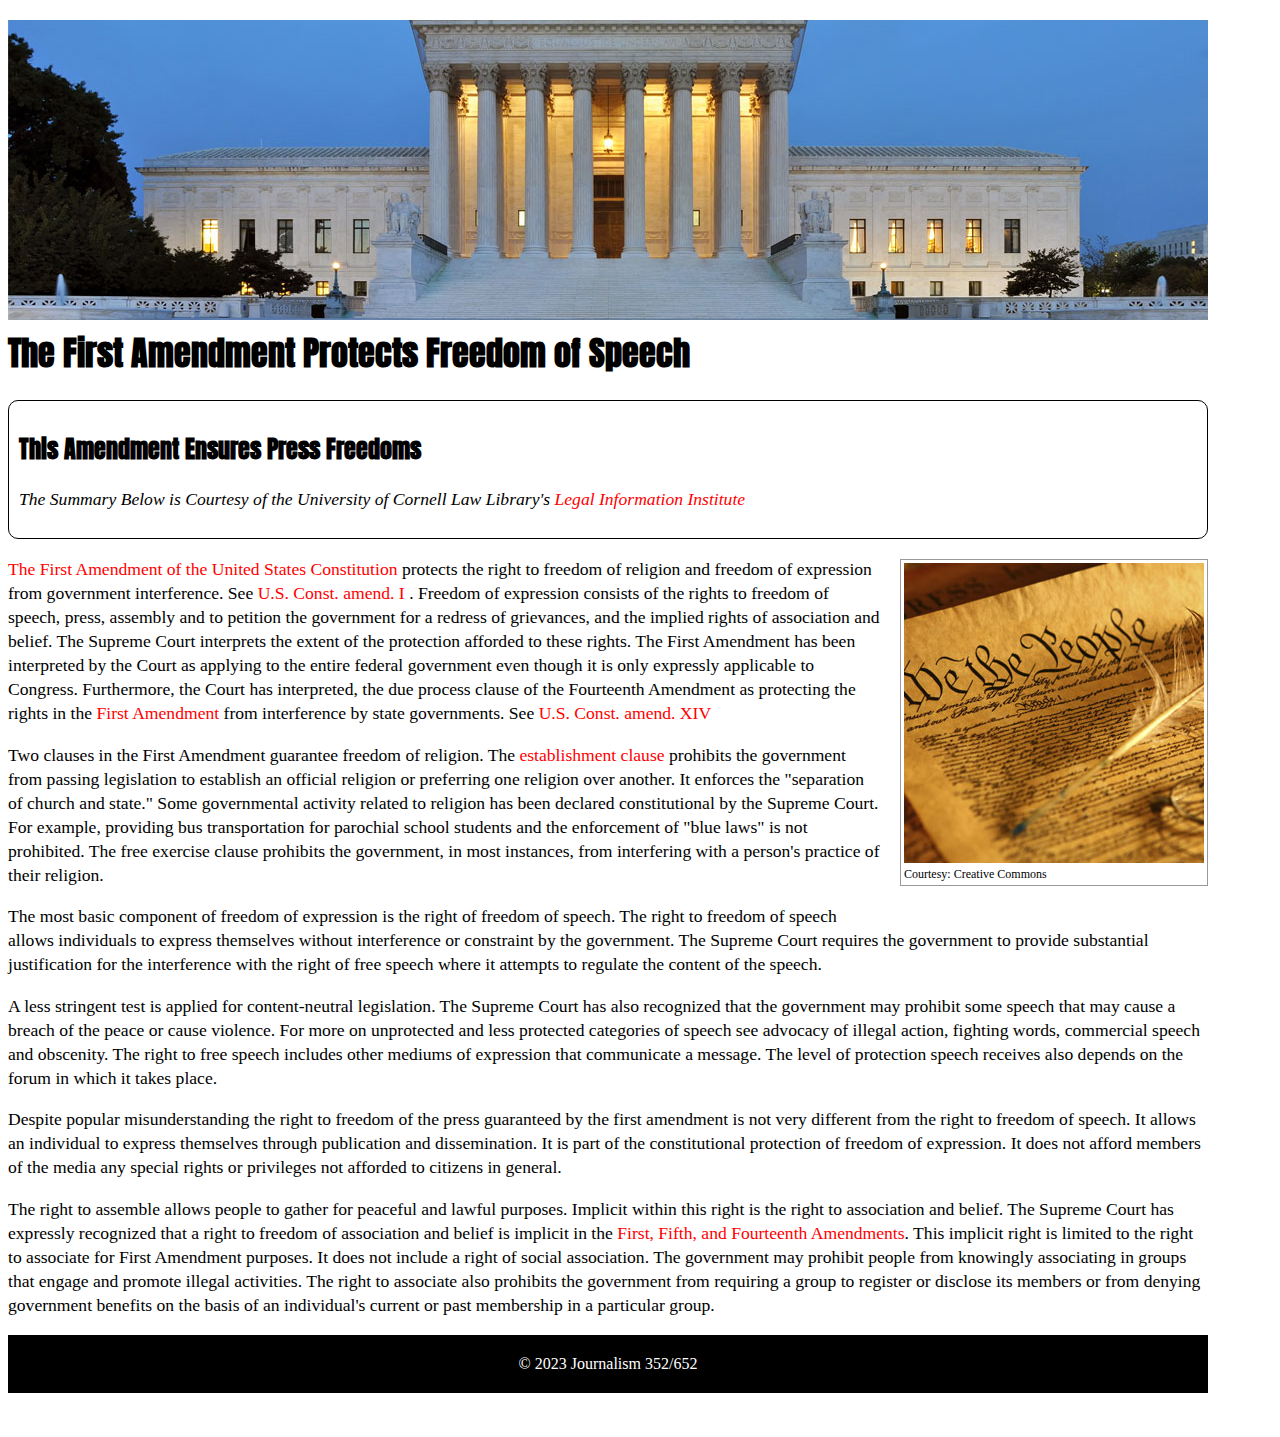
<file: Broken 3/index.html>
<!doctype html>
<html class="no-js" lang="en" dir="ltr">
<head>
<meta charset="utf-8">
<meta http-equiv="x-ua-compatible" content="ie=edge">
<meta name="viewport" content="width=device-width, initial-scale=1.0">

<title>First Amendment</title>
<link rel="stylesheet" href="css/style.css">
<link href="https://fonts.googleapis.com/css?family=Anton|Bitter" rel="stylesheet">


</head>

<body>

<div class="contentContainer">

<img src="images/supremeCourt.jpg" style="wide:100%; border:0; margin:0 0 -20px 0">
<br>
<h1>The First Amendment Protects Freedom of Speech</h1>





<div class="citation">
<h2>This Amendment Ensures Press Freedoms</h2>

<p><em>The Summary Below is Courtesy of the University of Cornell Law Library's <a href="http://www.law.cornell.edu/constitution/first_amendment" target="_blank">Legal Information Institute</a></em> </p>

</div>


<div class="photoRight"><img src="images/wethepeople.jpg" alt="U.S. Constitution"><br>
Courtesy: Creative Commons</div>

<p><a href="http://www.law.cornell.edu/constitution/constitution.billofrights.html#amendmenti" target="_blank">The First Amendment of the United States Constitution</a> protects the right to freedom of religion and freedom of expression from government interference. See <a href="http://www.law.cornell.edu/constitution/constitution.billofrights.html#amendmenti" target="_blank">U.S. Const. amend. I </a>. Freedom of expression consists of the rights to freedom of speech, press, assembly and to petition the government for a redress of grievances, and the implied rights of association and belief. The Supreme Court interprets the extent of the protection afforded to these rights. The First Amendment has been interpreted by the Court as applying to the entire federal government even though it is only expressly applicable to Congress. Furthermore, the Court has interpreted, the due process clause of the Fourteenth Amendment as protecting the rights in the <a href="http://www.law.cornell.edu/constitution/constitution.billofrights.html#amendmenti" target="-blank">First Amendment</a> from interference by state governments. See <a href="http://www.law.cornell.edu/constitution/constitution.billofrights.html#amendmentxiv" target="_blank">U.S. Const. amend. XIV</a>

<p>Two clauses in the First Amendment guarantee freedom of religion. The <a href="http://topics.law.cornell.edu/wex/establishment_clause" target="_blank">establishment clause</a> prohibits the government from passing legislation to establish an official religion or preferring one religion over another. It enforces the "separation of church and state." Some governmental activity related to religion has been declared constitutional by the Supreme Court. For example, providing bus transportation for parochial school students and the enforcement of "blue laws" is not prohibited. The free exercise clause prohibits the government, in most instances, from interfering with a person's practice of their religion.</p>

<p>The most basic component of freedom of expression is the right of freedom of speech. The right to freedom of speech allows individuals to express themselves without interference or constraint by the government. The Supreme Court requires the government to provide substantial justification for the interference with the right of free speech where it attempts to regulate the content of the speech.</p>

<p>A less stringent test is applied for content-neutral legislation. The Supreme Court has also recognized that the government may prohibit some speech that may cause a breach of the peace or cause violence. For more on unprotected and less protected categories of speech see advocacy of illegal action, fighting words, commercial speech and obscenity. The right to free speech includes other mediums of expression that communicate a message.  The level of protection speech receives also depends on the forum in which it takes place.</p>   

<p>Despite popular misunderstanding the right to freedom of the press guaranteed by the first amendment is not very different from the right to freedom of speech. It allows an individual to express themselves through publication and dissemination. It is part of the constitutional protection of freedom of expression. It does not afford members of the media any special rights or privileges not afforded to citizens in general.</p>

<p>The right to assemble allows people to gather for peaceful and lawful purposes. Implicit within this right is the right to association and belief. The Supreme Court has expressly recognized that a right to freedom of association and belief is implicit in the <a href="http://www.law.cornell.edu/constitution/constitution.table.html#amendments" target="_blank">First, Fifth, and Fourteenth Amendments</a>. This implicit right is limited to the right to associate for First Amendment purposes. It does not include a right of social association. The government may prohibit people from knowingly associating in groups that engage and promote illegal activities. The right to associate also prohibits the government from requiring a group to register or disclose its members or from denying government benefits on the basis of an individual's current or past membership in a particular group.</p>



<div class="footerStyle"> &copy; 2023 Journalism 352/652</div>
</div>
</div>
<br><br>


</body>
</html>
</file>
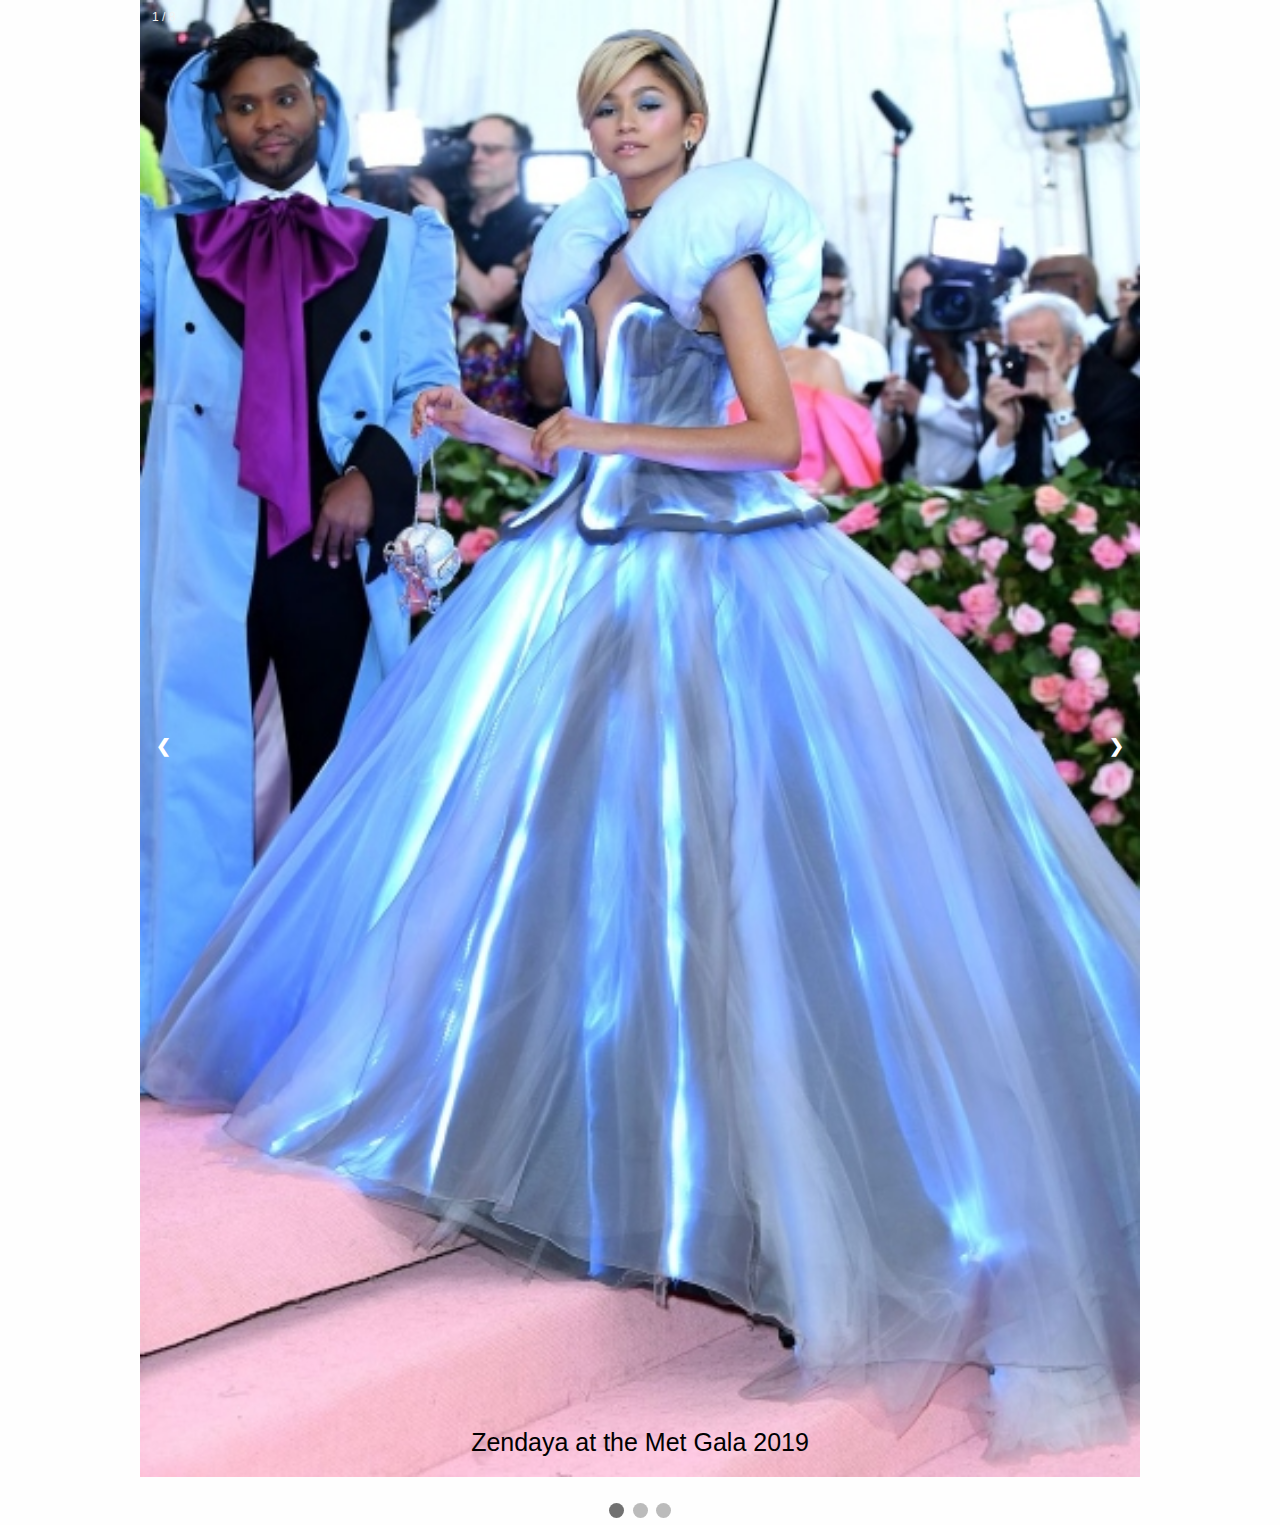
<file: JOUR352 Slideshow/index.html>
<!doctype html>
<html class="no-js" lang="en" dir="ltr">
<head>
<meta charset="utf-8">
<meta http-equiv="x-ua-compatible" content="ie=edge">
<meta name="viewport" content="width=device-width, initial-scale=1.0">
<title>Slideshow JOUR352</title>
<link rel="stylesheet" href="css/foundation.css">
<link rel="stylesheet" href="css/app.css">
</head>
<body>


<!-- Slideshow container -->
<div class="slideshow-container">

  <!-- Full-width images with number and caption text -->
  <div class="mySlides fade">
    <div class="numbertext">1 / 8</div>
    <img src="images/image1b.jpg" style="width:100%">
    <div class="text">Zendaya at the Met Gala 2019</div>
  </div>

  <div class="mySlides fade">
    <div class="numbertext">2 / 8</div>
    <img src="images/image2b.jpg" style="width:100%">
    <div class="text">Janelle Monae at the Met Gala 2019</div>
  </div>

  <div class="mySlides fade">
    <div class="numbertext">3 / 8</div>
    <img src="images/image3b.jpg" style="width:100%">
    <div class="text">Tracee Ellis Ross at the Met Gala 2019</div>
  </div>

  <div class="mySlides fade">
    <div class="numbertext">4 / 8</div>
    <img src="images/image4b.jpg" style="width:100%">
    <div class="text">Kristen Stewart at the Met Gala 2019</div>
  </div>

   <div class="mySlides fade">
    <div class="numbertext">5 / 8</div>
    <img src="images/image5b.jpg" style="width:100%">
    <div class="text">Dua Lipa at the Met Gala 2019</div>
  </div>

   <div class="mySlides fade">
    <div class="numbertext">6 / 8</div>
    <img src="images/image6b.jpg" style="width:100%">
    <div class="text">Katy Perry at the Met Gala 2019</div>
  </div>

   <div class="mySlides fade">
    <div class="numbertext">7 / 8</div>
    <img src="images/image7b.jpg" style="width:100%">
    <div class="text">Jared Leto at the Met Gala 2019</div>
  </div>

   <div class="mySlides fade">
    <div class="numbertext">8 / 8</div>
    <img src="images/image8b.jpg" style="width:100%">
    <div class="text">Kris Jenner at the Met Gala 2019</div>
  </div>


  <!-- Next and previous buttons -->
  <a class="prev" onclick="plusSlides(-1)">&#10094;</a>
  <a class="next" onclick="plusSlides(1)">&#10095;</a>
</div>
<br>

<!-- The dots/circles -->
<div style="text-align:center">
  <span class="dot" onclick="currentSlide(1)"></span>
  <span class="dot" onclick="currentSlide(2)"></span>
  <span class="dot" onclick="currentSlide(3)"></span>
</div>


<script>
let slideIndex = 1;
showSlides(slideIndex);

function plusSlides(n) {
  showSlides(slideIndex += n);
}

function currentSlide(n) {
  showSlides(slideIndex = n);
}

function showSlides(n) {
  let i;
  let slides = document.getElementsByClassName("mySlides");
  let dots = document.getElementsByClassName("dot");
  if (n > slides.length) {slideIndex = 1}    
  if (n < 1) {slideIndex = slides.length}
  for (i = 0; i < slides.length; i++) {
    slides[i].style.display = "none";  
  }
  for (i = 0; i < dots.length; i++) {
    dots[i].className = dots[i].className.replace(" active", "");
  }
  slides[slideIndex-1].style.display = "block";  
  dots[slideIndex-1].className += " active";
}
</script>


<script src="js/vendor/jquery.js"></script>
<script src="js/vendor/what-input.js"></script>
<script src="js/vendor/foundation.js"></script>
<script src="js/app.js"></script>
</body>
</html>
</file>
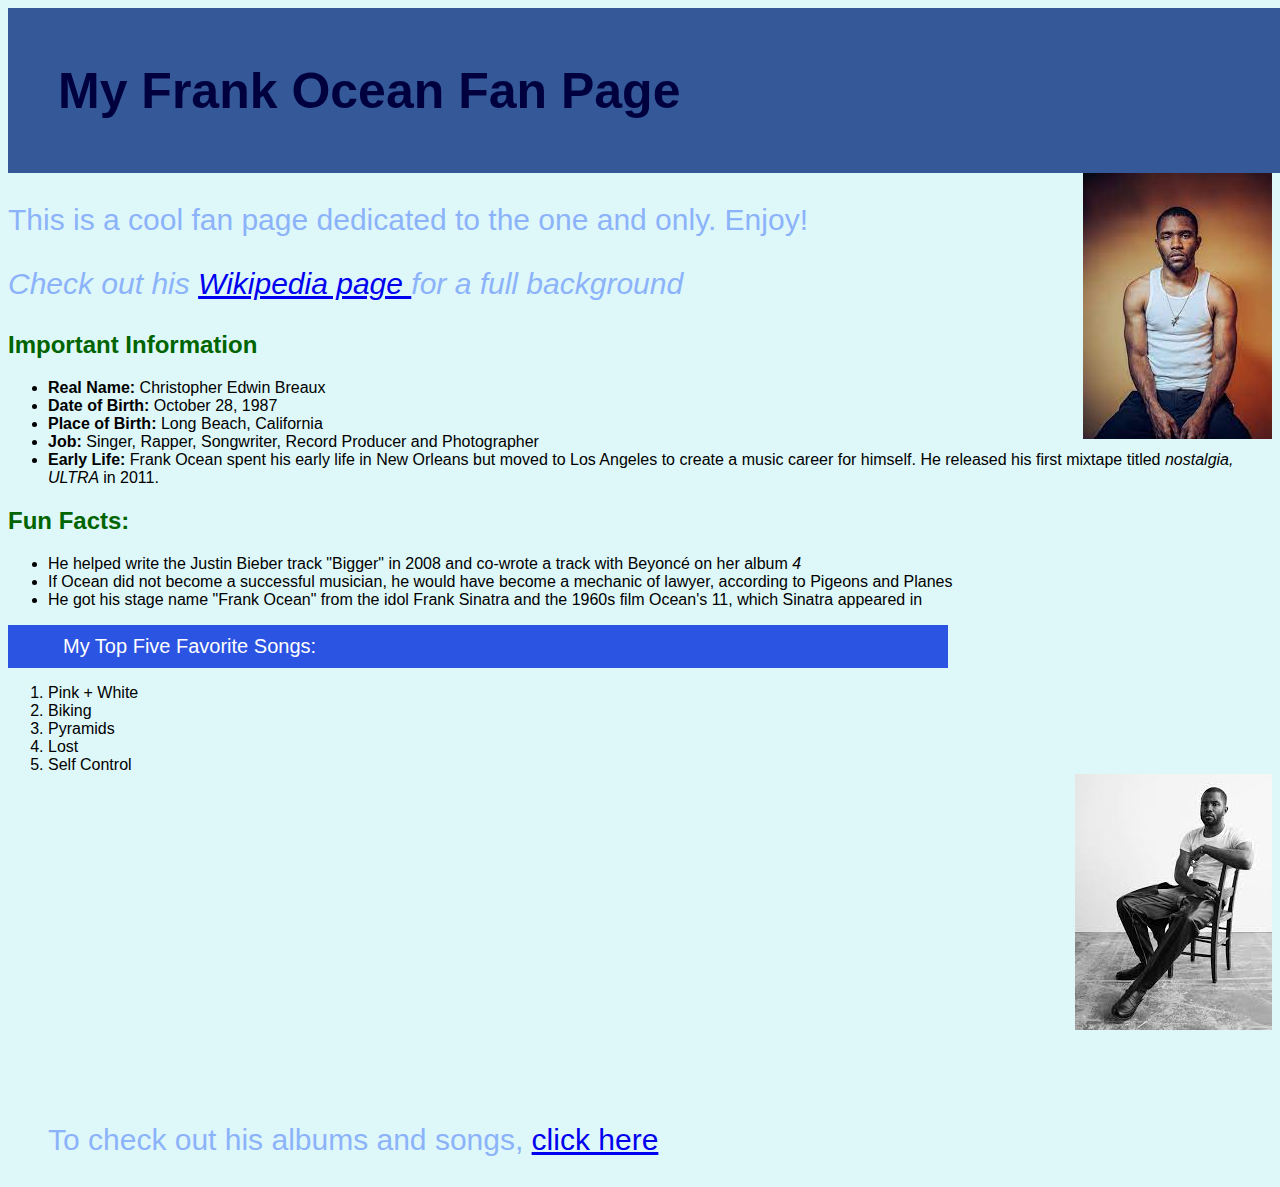
<file: StarterPage/index.html>
<!DOCTYPE html>
<html class="no-js" lang="en"><head><meta http-equiv="Content-Type" content="text/html; charset=UTF-8">

<meta http-equiv="x-ua-compatible" content="ie=edge">
<meta name="viewport" content="width=device-width, initial-scale=1.0">
<title>My Frank Ocean Page</title>

<link rel="stylesheet" type="text/css" href="css/stylesheet.css">

</head>

<body>

<div class="headerbar">
<h1> My Frank Ocean Fan Page </h1>
</div>
<img src="images/frankocean.jpeg" align="right">

<p>This is a cool fan page dedicated to the one and only. Enjoy!</p> 

<p><em> Check out his <a href="https://en.wikipedia.org/wiki/Frank_Ocean" target="_blank"> Wikipedia page </a> for a full background </p></em>

<h2>Important Information</h2>
<ul>
<li><strong> Real Name: </strong> Christopher Edwin Breaux </li>
<li><strong>Date of Birth:</strong> October 28, 1987 </li>
<li><strong>Place of Birth:</strong> Long Beach, California </li>
<li><strong>Job:</strong> Singer, Rapper, Songwriter, Record Producer and Photographer </li>
<li><strong>Early Life:</strong> Frank Ocean spent his early life in New Orleans but moved to Los Angeles to create a music career for himself. He released his first mixtape titled <i> nostalgia, ULTRA </i> in 2011.
</ul>


<h2><strong>Fun Facts: </strong> </h2>
<ul>
<li> He helped write the Justin Bieber track "Bigger" in 2008 and co-wrote a track with Beyoncé on her album <i> 4</i>
<li> If Ocean did not become a successful musician, he would have become a mechanic of lawyer, according to Pigeons and Planes </li>
<li> He got his stage name "Frank Ocean" from the idol Frank Sinatra and the 1960s film Ocean's 11, which Sinatra appeared in</li>
</ul>


<div class="headbar2"
<h2>My Top Five Favorite Songs:</h2>
</div>
<ol>
<li> Pink + White </li>
<li> Biking </li>
<li>Pyramids </li>
<li> Lost </li>
<li> Self Control</li>

<img src="images/frankocean2.jpeg" align="right">


<iframe width="560" height="315" src="https://www.youtube.com/embed/r4l9bFqgMaQ" title="YouTube video player" frameborder="0" allow="accelerometer; autoplay; clipboard-write; encrypted-media; gyroscope; picture-in-picture; web-share" allowfullscreen></iframe>
</body>
</html>

<p> To check out his albums and songs, <a href="albumsandsongs.html"> click here </a> </p>
</file>
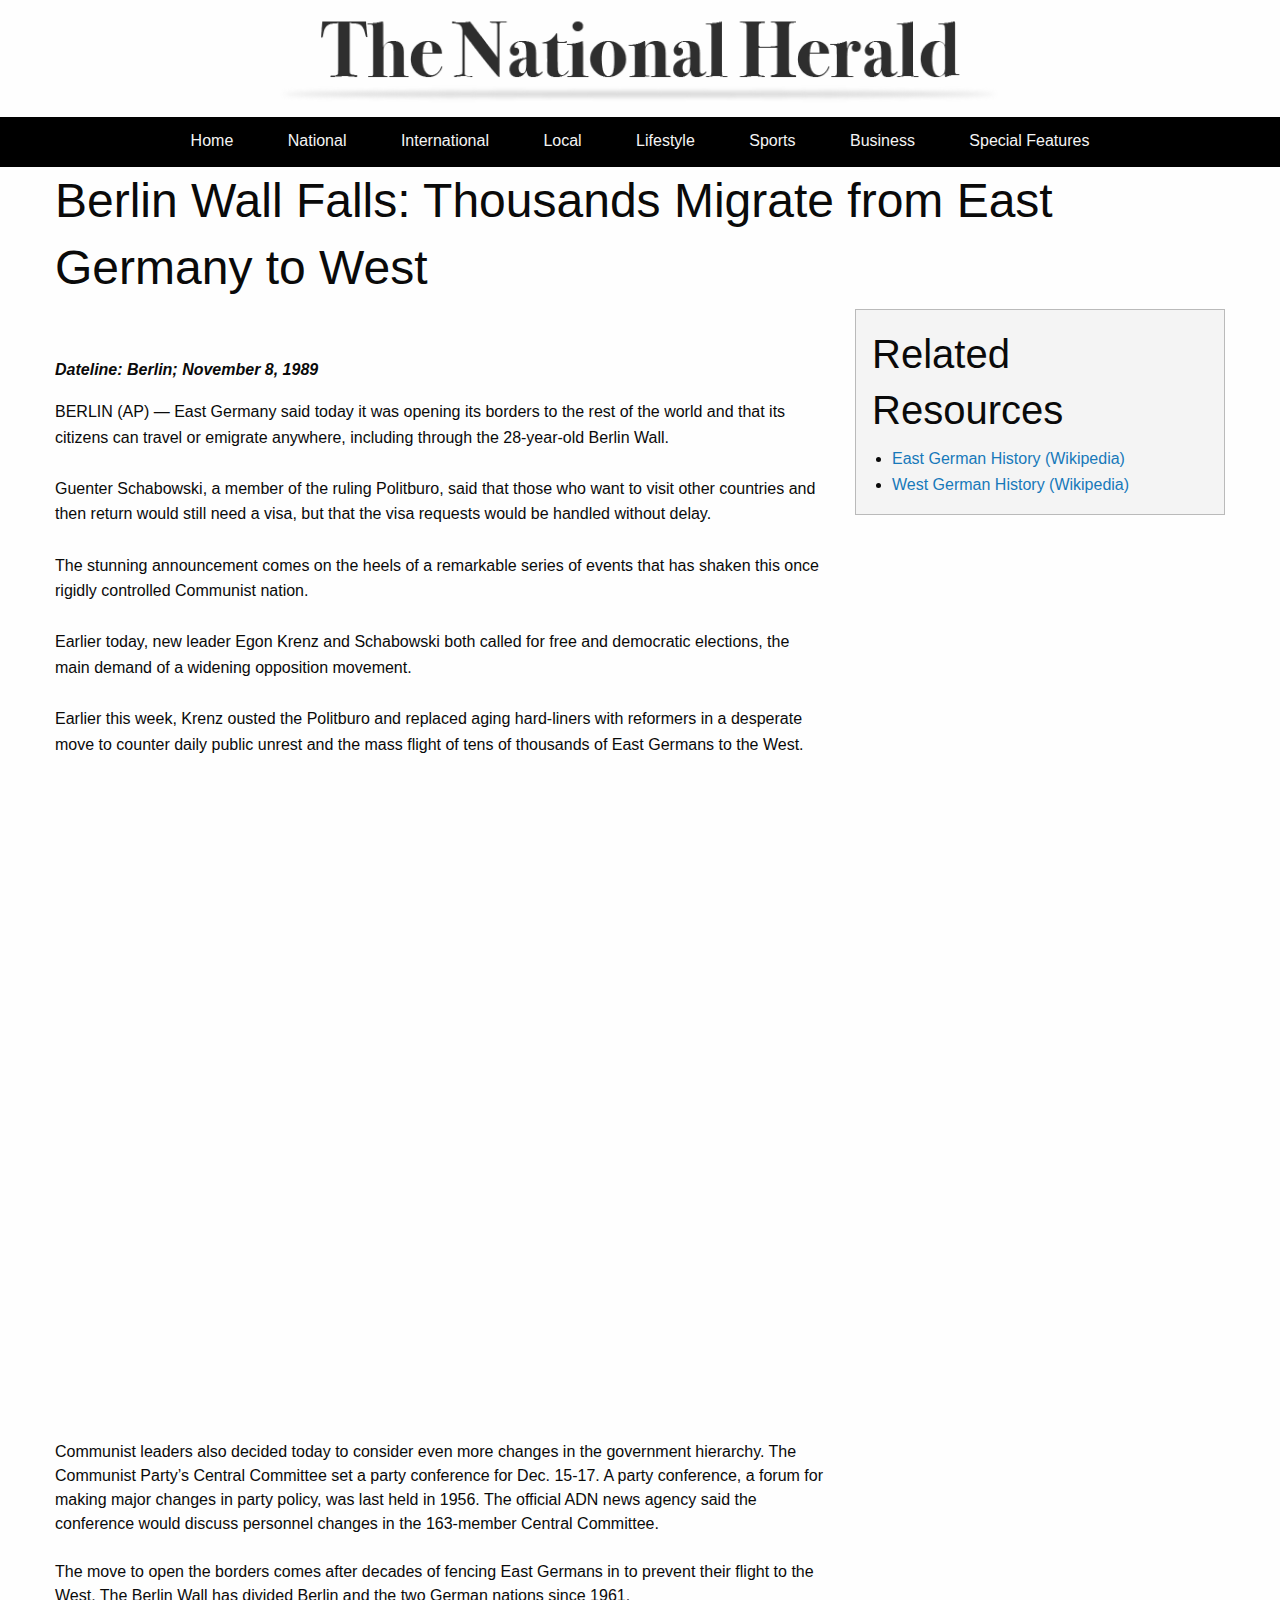
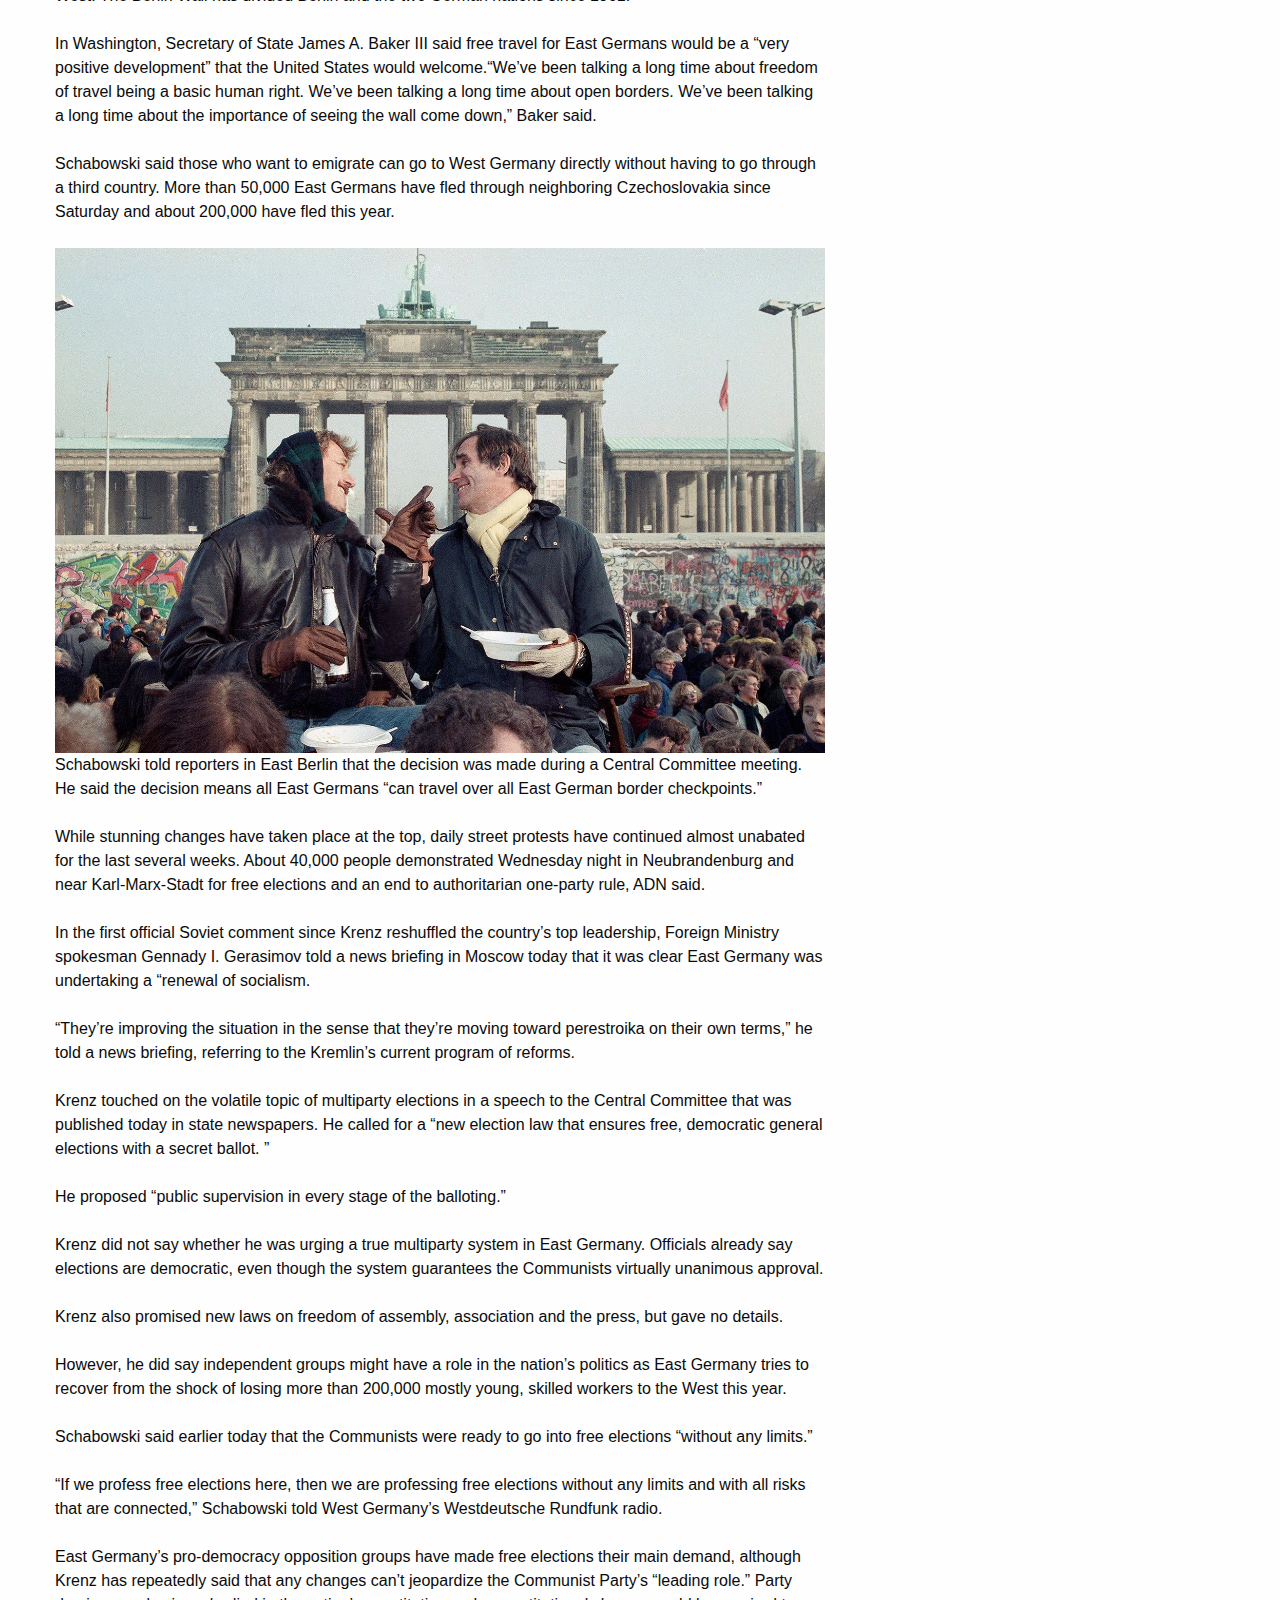
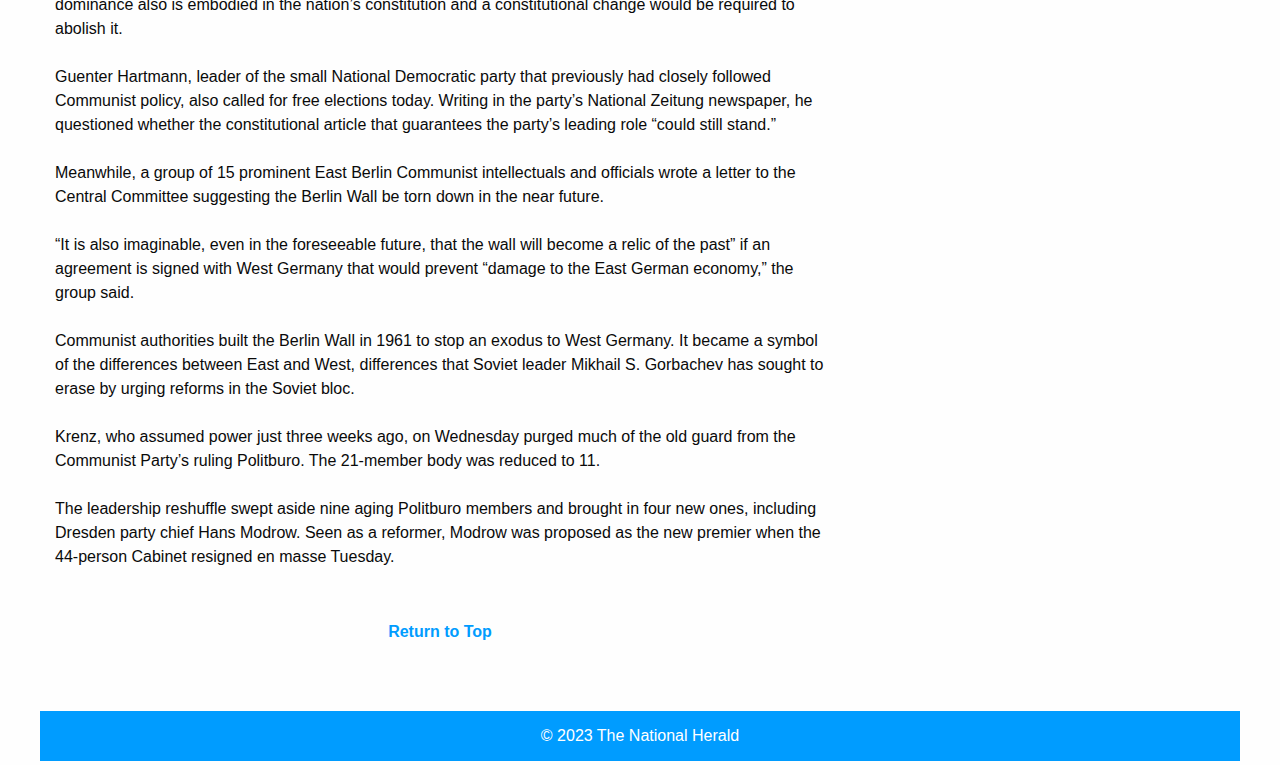
<file: Berlin/BerlinStory/index.html>
<!doctype html>
<html class="no-js" lang="en" dir="ltr">
<head>
<meta charset="utf-8">
<meta http-equiv="x-ua-compatible" content="ie=edge">
<meta name="viewport" content="width=device-width, initial-scale=1.0">
<title>Berlin Wall Falls: Thousands Migrate from East Germany to West | The National Herald</title>
<link rel="stylesheet" href="css/foundation.css">
<link rel="stylesheet" href="css/app.css">


<!-- FILL OUT META TAGS! -->
<meta name="description" content="">
<meta name="author" content="The National Herald">

<!--TWITTER SUMMARY CARD-->
<meta name="twitter:card" content="summary_large_image">
<meta name="twitter:title" content="Headline Headline Headline">

<!--OPEN GRAPH CARD-->
<meta property="og:title" content="Headline Headline Headline">
<meta property="og:site_name" content="The National Herald">
<meta property="og:url" content="TBD">
<meta property="og:description" content="Lead Graph Goes Here.">
<meta property="og:type" content="website">
<meta property="og:image" content="TBD">

</head>
<body>


<!-- RETURN TO TOP -->
<a name="top"></a>
<!-- END RETURN TO TOP -->

<!-- SITE BRANDING -->
<div class="grid-container">
<div class="grid-x grid-padding-x">
<div class="large-12 cell">

<img src="images/tnh_branding.png" >

</div>
</div>
</div>
<!-- END SITE BRANDING -->

<!-- NAV BAR -->
<div class="grid-container fluid navStyle">
<div class="grid-x grid-padding-x" >
<div class="large-12 cell">

<a href="#" class="navItem">Home</a>
<a href="#" class="navItem">National</a>
<a href="#" class="navItem">International</a>
<a href="#" class="navItem">Local</a>
<a href="#" class="navItem">Lifestyle</a>
<a href="#" class="navItem">Sports</a>
<a href="#" class="navItem">Business</a>
<a href="#" class="navItem">Special Features</a>
</div>
</div>
</div>
<!-- END NAV BAR -->

<div class="grid-container">
	<div class="grid-x grid-padding-x">
		<div class="large-12 cell">

<h1> Berlin Wall Falls: Thousands Migrate from East Germany to West </h1>
</div>
</div>
</div>



<!-- BODY COPY -->

<div class="grid-container">
	<div class="grid-x grid-padding-x">
		<div class="large-8 cell">

<br><br>

<p style="font-weight: bold; font-style: italic;">Dateline: Berlin; November 8, 1989</p>


<p> BERLIN (AP) — East Germany said today it was opening its borders to the rest of the world and that its citizens can travel or emigrate anywhere, including through the 28-year-old Berlin Wall.
<br><br>

Guenter Schabowski, a member of the ruling Politburo, said that those who want to visit other countries and then return would still need a visa, but that the visa requests would be handled without delay.
<br><br>

The stunning announcement comes on the heels of a remarkable series of events that has shaken this once rigidly controlled Communist nation.
<br><br>

Earlier today, new leader Egon Krenz and Schabowski both called for free and democratic elections, the main demand of a widening opposition movement.
<br><br>

Earlier this week, Krenz ousted the Politburo and replaced aging hard-liners with reformers in a desperate move to counter daily public unrest and the mass flight of tens of thousands of East Germans to the West.
<br><br>

<div class="responsive-embed">
  <iframe width="750" height="450" src="https://www.youtube.com/watch?v=IcmxPeVe4_c" frameborder="0" allowfullscreen></iframe>
</div>

<br><br>

Communist leaders also decided today to consider even more changes in the government hierarchy. The Communist Party’s Central Committee set a party conference for Dec. 15-17. A party conference, a forum for making major changes in party policy, was last held in 1956. The official ADN news agency said the conference would discuss personnel changes in the 163-member Central Committee.

<br><br>

The move to open the borders comes after decades of fencing East Germans in to prevent their flight to the West. The Berlin Wall has divided Berlin and the two German nations since 1961.

<br><br>

In Washington, Secretary of State James A. Baker III said free travel for East Germans would be a “very positive development” that the United States would welcome.“We’ve been talking a long time about freedom of travel being a basic human right. We’ve been talking a long time about open borders. We’ve been talking a long time about the importance of seeing the wall come down,” Baker said.

<br><br>

Schabowski said those who want to emigrate can go to West Germany directly without having to go through a third country. More than 50,000 East Germans have fled through neighboring Czechoslovakia since Saturday and about 200,000 have fled this year.
<br><br> 

<img src="Photo3.jpg" alt="Photo 3" align="left">

<br><br>

Schabowski told reporters in East Berlin that the decision was made during a Central Committee meeting. He said the decision means all East Germans “can travel over all East German border checkpoints.”

<br><br>

While stunning changes have taken place at the top, daily street protests have continued almost unabated for the last several weeks. About 40,000 people demonstrated Wednesday night in Neubrandenburg and near Karl-Marx-Stadt for free elections and an end to authoritarian one-party rule, ADN said.

<br><br>


In the first official Soviet comment since Krenz reshuffled the country’s top leadership, Foreign Ministry spokesman Gennady I. Gerasimov told a news briefing in Moscow today that it was clear East Germany was undertaking a “renewal of socialism.

<br><br>

“They’re improving the situation in the sense that they’re moving toward perestroika on their own terms,” he told a news briefing, referring to the Kremlin’s current program of reforms.

<br><br>

Krenz touched on the volatile topic of multiparty elections in a speech to the Central Committee that was published today in state newspapers. He called for a “new election law that ensures free, democratic general elections with a secret ballot. ”

<br><br> 

He proposed “public supervision in every stage of the balloting.”

<br><br>

Krenz did not say whether he was urging a true multiparty system in East Germany. Officials already say elections are democratic, even though the system guarantees the Communists virtually unanimous approval.

<br><br>

Krenz also promised new laws on freedom of assembly, association and the press, but gave no details.

<br><br>

However, he did say independent groups might have a role in the nation’s politics as East Germany tries to recover from the shock of losing more than 200,000 mostly young, skilled workers to the West this year.

<br><br>

Schabowski said earlier today that the Communists were ready to go into free elections “without any limits.”

<br><br>

“If we profess free elections here, then we are professing free elections without any limits and with all risks that are connected,” Schabowski told West Germany’s Westdeutsche Rundfunk radio.

<br><br>

East Germany’s pro-democracy opposition groups have made free elections their main demand, although Krenz has repeatedly said that any changes can’t jeopardize the Communist Party’s “leading role.” Party dominance also is embodied in the nation’s constitution and a constitutional change would be required to abolish it.

<br><br>

Guenter Hartmann, leader of the small National Democratic party that previously had closely followed Communist policy, also called for free elections today. Writing in the party’s National Zeitung newspaper, he questioned whether the constitutional article that guarantees the party’s leading role “could still stand.”

<br><br>

Meanwhile, a group of 15 prominent East Berlin Communist intellectuals and officials wrote a letter to the Central Committee suggesting the Berlin Wall be torn down in the near future.

<br><br>

“It is also imaginable, even in the foreseeable future, that the wall will become a relic of the past” if an agreement is signed with West Germany that would prevent “damage to the East German economy,” the group said.

<br><br>

Communist authorities built the Berlin Wall in 1961 to stop an exodus to West Germany. It became a symbol of the differences between East and West, differences that Soviet leader Mikhail S. Gorbachev has sought to erase by urging reforms in the Soviet bloc.

<br><br>

Krenz, who assumed power just three weeks ago, on Wednesday purged much of the old guard from the Communist Party’s ruling Politburo. The 21-member body was reduced to 11.

<br><br>

The leadership reshuffle swept aside nine aging Politburo members and brought in four new ones, including Dresden party chief Hans Modrow. Seen as a reformer, Modrow was proposed as the new premier when the 44-person Cabinet resigned en masse Tuesday. </p>

<p class="rtt"><a href="#top">Return to Top</a></p>

</div>




	<div class="cell large-4 ">
			<div class="callout" style="background-color: #f4f4f4;">
				<h2> Related Resources </h2>
				<ul>
					<li><a href="url"> East German History (Wikipedia) </a></li>
					<li><a href="url"> West German History (Wikipedia) </a></li>
				</ul>
</div>
</div>
</div>
</div>


<!-- END BODY COPY -->


<!-- FOOTER BAR -->


<!-- NAV BAR -->
<div class="grid-container footerStyle">
<div class="grid-x grid-padding-x">
<div class="large-12 cell">
<p>&copy; 2023 The National Herald</p>
</div>
</div>
</div>
<!-- END NAV BAR -->

<script src="js/vendor/jquery.js"></script>
<script src="js/vendor/what-input.js"></script>
<script src="js/vendor/foundation.js"></script>
<script src="js/app.js"></script>
</body>
</html>
</file>
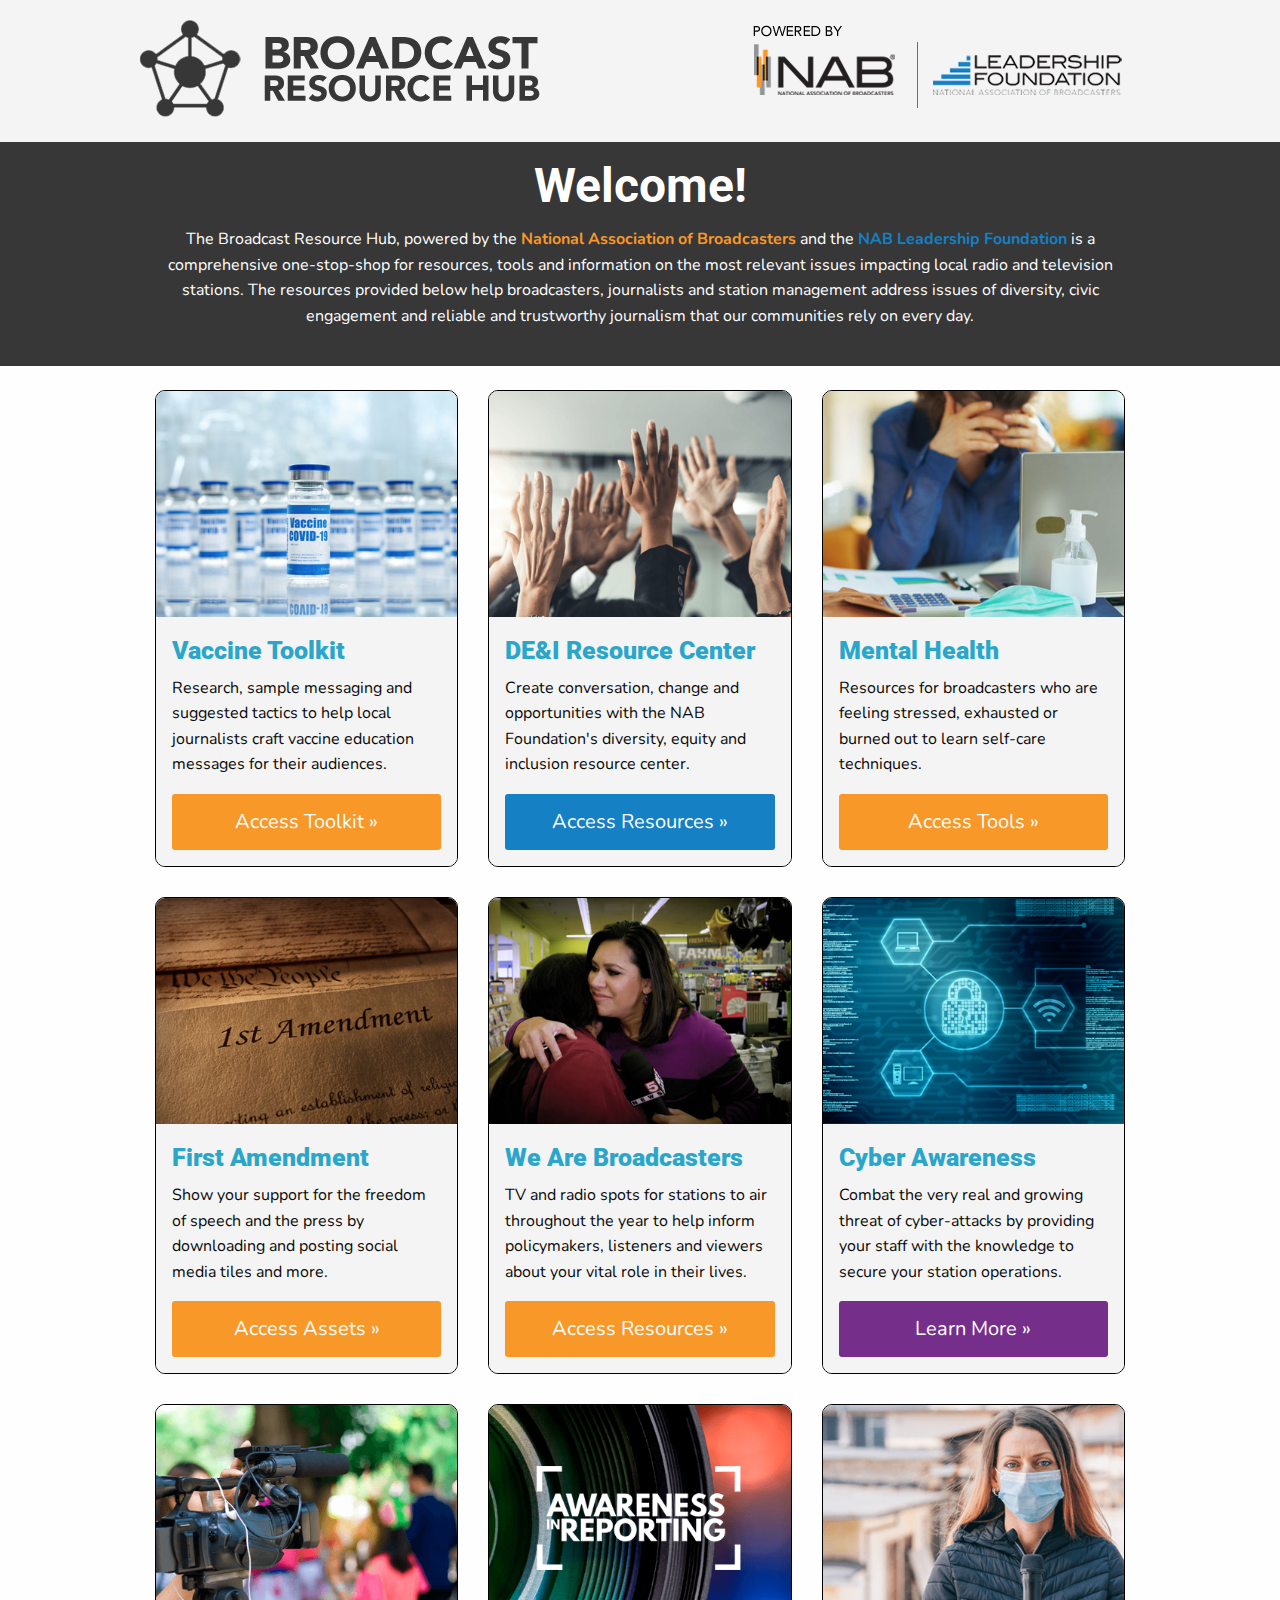
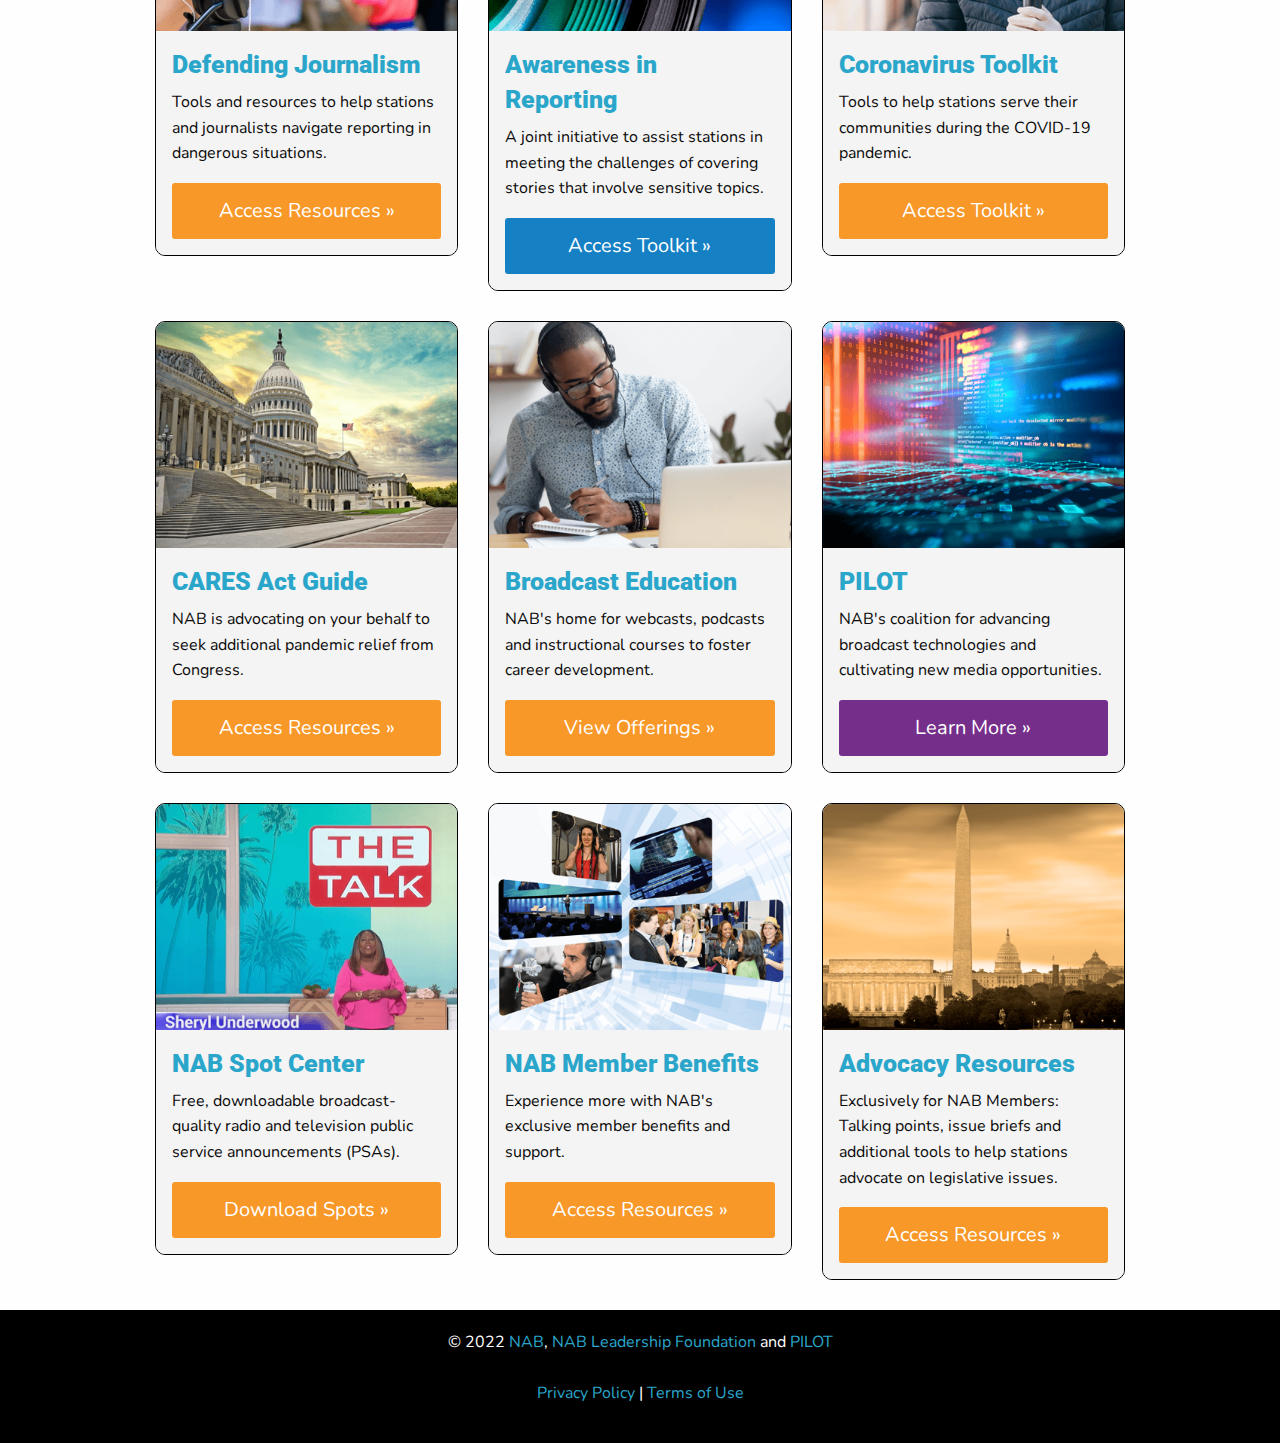
<file: DebugBRH/Broken/index.html>
<!doctype html>
<html class="no-js" lang="en" dir="ltr">
<head>
<meta charset="utf-8">
<meta http-equiv="x-ua-compatible" content="ie=edge">
<meta name="viewport" content="width=device-width, initial-scale=1.0">

<meta name="description" content="The Broadcast Resource Hub, powered by NAB and the NAB Leadership Foundation is a comprehensive one-stop-shop for resources, tools and information  on the most relevant issues impacting local radio and television stations. The resources provided below help broadcasters, journalists and station management address issues of diversity, civic engagement and reliable and trustworthy journalism that our communities rely on every day.">
<meta name="keywords" content="">
<meta name="author" content="NAB and NAB Leadership Foundation">

<!--TWITTER SUMMARY CARD-->
<meta name="twitter:card" content="summary_large_image">
<meta name="twitter:title" content="Broadcast Resource Hub">
 
<!--OPEN SOURCE CARD-->
<meta property="og:title" content="Broadcast Resource Hub">
<meta property="og:site_name" content="NAB and NAB Leadership Foundation">
<meta property="og:url" content="http://www.broadcastresourcehub.com">
<meta property="og:description" content="The Broadcast Resource Hub, powered by NAB and the NAB Leadership Foundation is a comprehensive one-stop-shop for resources, tools and information  on the most relevant issues impacting local radio and television stations. The resources provided below help broadcasters, journalists and station management address issues of diversity, civic engagement and reliable and trustworthy journalism that our communities rely on every day.">
<meta property="og:type" content="website">
<meta property="og:image" content="http://www.broadcastresourcehub.com/images/brh_og.png">


<title>Broadcast Resource Hub | Powered by NAB and NAB Foundation</title>

<link rel="stylesheet" href="css/foundation.css">
<link rel="stylesheet" href="css/app.css">
<link href="https://fonts.googleapis.com/css2?family=Nunito:wght@300;400&family=Roboto:wght@900&display=swap" rel="stylesheet">

</head>
<body>

<!-- BRANDING BAR -->
<div class="grid-container-fluid brandingBar">
<div class="grid-container">
<div class="grid-x grid-padding-x">




<div class="large-6 brandingBarLeft">
<img src="images/brhLogo.png" alt="Broadcast Resource Hub" title="Broadcast Resource Hub">
</div>

<div class="large-6 brandingBarRight">
<img src="images/poweredBy.png" alt="Powered by NAB and NAB Foundation" title="Powered by NAB and NAB Foundation">
</div>
</div>
</div>
</div>


<!-- INTRO COPY -->
<div class="grid-container-fluid introBox">
<div class="grid-container">
<div class="grid-x grid-padding-x">
<div class="large-12 cell introBox">
<h1><b>Welcome!</b></h1>
<p>The Broadcast Resource Hub, powered by the <a href="https://www.nab.org" target="_blank" class="intronab"><strong>National Association of Broadcasters</strong></a> and the <a href="https://www.nabfoundation.org" target="_blank" class="intronablf"><strong>NAB Leadership Foundation</strong></a> is a comprehensive one-stop-shop for resources, tools and information  on the most relevant issues impacting local radio and television stations. The resources provided below help broadcasters, journalists and station management address issues of diversity, civic engagement and reliable and trustworthy journalism that our communities rely on every day.</p>
</div>
</div>
</div>
</div>
<br>

<!-- CARD CONTAINER -->
<div class="grid-container">
<div class="grid-x grid-padding-x grid-margin-y" data-equalize-by-row="true" data-equalize-on="medium" id="test-eq">

<!-- INDIVIDUAL CARDS -->

<div class="large-4 medium-6 small-12 cell">
<div class="basic-card">
<div class="basic-card-image grow">
<a href="https://www.nab.org/vaccine/" target="_blank"><img src="images/vaccine.jpg"></a></div>
<div class="basic-card-content content callout secondary" data-equalizer-watch>
<h4><a href="https://www.nab.org/vaccine" target="_blank">Vaccine Toolkit</a></h4>
<p>Research, sample messaging and suggested tactics to help local journalists craft vaccine education messages for their audiences.</p>

<a href="https://www.nab.org/vaccine" target="_blank" class="button nab expanded large">Access Toolkit &#187;</a>
</div>
</div>
</div>


<div class="large-4 medium-6 small-12 cell">
<div class="basic-card">
<div class="basic-card-image grow">
<a href="https://www.nabfoundation.org/diversity" target="_blank"><img src="images/diversity.png"></a></div>
<div class="basic-card-content content callout secondary" data-equalizer-watch>
<h4><a href="https://www.nabfoundation.org/diversity" target="_blank">DE&I Resource Center</a></h4>
<p>Create conversation, change and opportunities with the NAB Foundation's diversity, equity and inclusion resource center.</p>

<a href="https://www.nabfoundation.org/diversity" target="_blank" class="button nablf expanded large">Access Resources &#187;</a>

</div>
</div>
</div>

<div class="large-4 medium-6 small-12 cell">
<div class="basic-card">
<div class="basic-card-image grow">
<a href="https://www.nab.org/journalistsmentalHealth/" target="_blank"><img src="images/mentalHealth.jpg"></a></div>
<div class="basic-card-content content callout secondary" data-equalizer-watch>
<h4><a href="https://www.nab.org/journalistsmentalHealth/" target="_blank">Mental Health</a></h4>
<p>Resources for broadcasters who are feeling stressed, exhausted or burned out to learn self-care techniques.</p>

<a href="https://www.nab.org/journalistsmentalHealth/" target="_blank" class="button nab expanded large">Access Tools &#187;</a>
</div>
</div>
</div>



<div class="large-4 medium-6 small-12 cell">
<div class="basic-card">
<div class="basic-card-image grow">
<a href="https://www.wearebroadcasters.com/firstAmendment/" target="_blank"><img src="images/firstAmendment.jpg"></a></div>
<div class="basic-card-content content callout secondary" data-equalizer-watch>
<h4><a href="https://www.wearebroadcasters.com/firstAmendment/" target="_blank">First Amendment</a></h4>
<p>Show your support for the freedom of speech and the press by downloading and posting social media tiles and more.</p>

<a href="https://www.wearebroadcasters.com/firstAmendment/" target="_blank" class="button nab expanded large">Access Assets &#187;</a>
</div>
</div>
</div>


<div class="large-4 medium-6 small-12 cell">
<div class="basic-card">
<div class="basic-card-image grow">
<a href="https://www.wearebroadcasters.com/resources/default.asp" target="_blank"><img src="images/wabSpots.jpg"></a></div>
<div class="basic-card-content content callout secondary" data-equalizer-watch>
<h4><a href="https://www.wearebroadcasters.com/resources/default.asp" target="_blank">We Are Broadcasters</a></h4>
<p>TV and radio spots for stations to air throughout the year to help inform policymakers, listeners and viewers about your vital role in their lives.</p>

<a href="https://www.wearebroadcasters.com/resources" target="_blank" class="button nab expanded large">Access Resources &#187;</a>

</div>
</div>
</div>

<div class="large-4 medium-6 small-12 cell">
<div class="basic-card">
<div class="basic-card-image grow">
<a href="https://nab.org/cybersecurity"><img src="images/cyber.png"></a></div>
<div class="basic-card-content content callout secondary" data-equalizer-watch>
<h4><a href="https://nab.org/cybersecurity">Cyber Awareness</a></h4>
<p>Combat the very real and growing threat of cyber-attacks by providing your staff with the knowledge to secure your station operations.</p>

<a href="https://nab.org/cybersecurity" class="button pilot expanded large">Learn More &#187;</a>

</div>
</div>
</div>

<div class="large-4 medium-6 small-12 cell">
<div class="basic-card">
<div class="basic-card-image grow">
<a href="https://www.nab.org/journalism" target="_blank"><img src="images/defendingJournalism.png"></a></div>
<div class="basic-card-content content callout secondary" data-equalizer-watch>
<h4><a href="https://www.nab.org/journalism" target="_blank">Defending Journalism</a></h4>
<p>Tools and resources to help stations and journalists navigate reporting in dangerous situations.</p>

<a href="https://www.nab.org/journalism" target="_blank" class="button nab expanded large">Access Resources &#187;</a>

</div>
</div>
</div>

<div class="large-4 medium-6 small-12 cell">
<div class="basic-card">
<div class="basic-card-image grow">
<a href="http://www.awarenessinreporting.org/" target="_blank"><img src="images/air.png"></a></div>
<div class="basic-card-content content callout secondary" data-equalizer-watch>
<h4><a href="http://www.awarenessinreporting.org/" target="_blank">Awareness in Reporting</a></h4>
<p>A joint initiative to assist stations in meeting the challenges of covering stories that involve sensitive topics.</p>

<a href="http://www.awarenessinreporting.org" target="_blank" class="button nablf expanded large">Access Toolkit &#187;</a>

</div>
</div>
</div>

<div class="large-4 medium-6 small-12 cell">
<div class="basic-card">
<div class="basic-card-image grow">
<a href="https://www.nab.org/coronavirus" target="_blank"><img src="images/coronavirus.png"></a></div>
<div class="basic-card-content content callout secondary" data-equalizer-watch>
<h4><a href="https://www.nab.org/coronavirus" target="_blank">Coronavirus Toolkit</a></h4>
<p>Tools to help stations serve their communities during the COVID-19 pandemic.</p>

<a href="https://www.nab.org/coronavirus" target="_blank" class="button nab expanded large">Access Toolkit &#187;</a>

</div>
</div>
</div>


<div class="large-4 medium-6 small-12 cell">
<div class="basic-card">
<div class="basic-card-image grow">
<a href="https://www.nab.org/stimulus" target="_blank"><img src="images/caresAct.png"></a></div>
<div class="basic-card-content content callout secondary" data-equalizer-watch>
<h4><a href="https://www.nab.org/stimulus" target="_blank">CARES Act Guide</a></h4>
<p>NAB is advocating on your behalf to seek additional pandemic relief from Congress.</p>

<a href="https://www.nab.org/stimulus" target="_blank" class="button nab expanded large">Access Resources &#187;</a>

</div>
</div>
</div>


<div class="large-4 medium-6 small-12 cell">
<div class="basic-card">
<div class="basic-card-image grow">
<a href="https://education.nab.org" target="_blank"><img src="images/broadcastEducation.png"></a></div>
<div class="basic-card-content content callout secondary" data-equalizer-watch>
<h4><a href="https://education.nab.org" target="_blank">Broadcast Education</a></h4>
<p>NAB's home for webcasts, podcasts and instructional courses to foster career development.</p>
<a href="https://education.nab.org" target="_blank" class="button nab expanded large">View Offerings &#187;</a>

</div>
</div>
</div>


<div class="large-4 medium-6 small-12 cell">
<div class="basic-card">
<div class="basic-card-image grow">
<a href="https://nabpilot.org/" target="_blank"><img src="images/pilot.png"></a></div>
<div class="basic-card-content content callout secondary" data-equalizer-watch>
<h4><a href="https://nabpilot.org/" target="_blank">PILOT</a></h4>
<p>NAB's coalition for advancing broadcast technologies and cultivating new media opportunities.</p>

<a href="https://nabpilot.org/" target="_blank" class="button pilot expanded large">Learn More &#187;</a>

</div>
</div>
</div>

<div class="large-4 medium-6 small-12 cell">
<div class="basic-card">
<div class="basic-card-image grow">
<a href="https://psa.nab.org/" target="_blank"><img src="images/spotCenter.png"></a></div>
<div class="basic-card-content content callout secondary" data-equalizer-watch>
<h4><a href="https://psa.nab.org/" target="_blank">NAB Spot Center</a></h4>
<p>Free, downloadable broadcast-quality radio and television public service announcements (PSAs).</p>

<a href="https://psa.nab.org/" target="_blank" class="button nab expanded large">Download Spots &#187;</a>

</div>
</div>
</div>

<div class="large-4 medium-16 small-2 cell">
<div class="basic-card">
<div class="basic-card-image grow">
<a href="https://www.nab.org/memberTools/default.asp" target="_blank"><img src="images/memberResources.png"></a></div>
<div class="basic-card-content content callout secondary" data-equalizer-watch>
<h4><a href="https://www.nab.org/memberTools/default.asp" target="_blank">NAB Member Benefits</a></h4>
<p>Experience more with NAB's exclusive member benefits and support.</p>

<a href="https://www.nab.org/memberTools/default.asp" target="_blank" class="button nab expanded large">Access Resources &#187;</a>

</div>
</div>
</div>


<div class="large-4 medium-6 small-12 cell">
<div class="basic-card">
<div class="basic-card-image grow">
<a href="https://www.nab.org/advocacy/resources.asp" target="_blank"><img src="images/advocacyResources.png"></a></div>
<div class="basic-card-content content callout secondary" data-equalizer-watch>
<h4><a href="https://members.nab.org/nabmembers/advocacy-resources/" target="_blank">Advocacy Resources</a></h4>
<p>Exclusively for NAB Members: Talking points, issue briefs and additional tools to help stations advocate on legislative issues.</p>

<a href="https://www.nab.org/memberTools/default.asp" target="_blank" class="button nab expanded large">Access Resources &#187;</a>

</div>
</div>
</div>



</div>
</div>



<div class="grid-container- fluid footerBar">
<div class="grid-container">
<div class="grid-x grid-padding-x">
<div class="large-12 cell">
<p>&copy; 2022 <a href="https://www.nab.org" target="_blank">NAB</a>, <a href="https://www.nabfoundation.org" target="_blank">NAB Leadership Foundation</a> and <a href="https://www.nabpilot.org" target="_blank">PILOT</a><br><br><a href="https://www.nab.org/about/privacy.asp" target="_blank">Privacy Policy</a> | <a href="https://www.nab.org/about/termsOfUse.asp" target="_blank">Terms of Use</a></p>
</div>
</div>
</div>
</div>



<script src="js/vendor/jquery.js"></script>
<script src="js/vendor/what-input.js"></script>
<script src="js/vendor/foundation.js"></script>
<script src="js/app.js"></script>
</body>
</html>
</file>
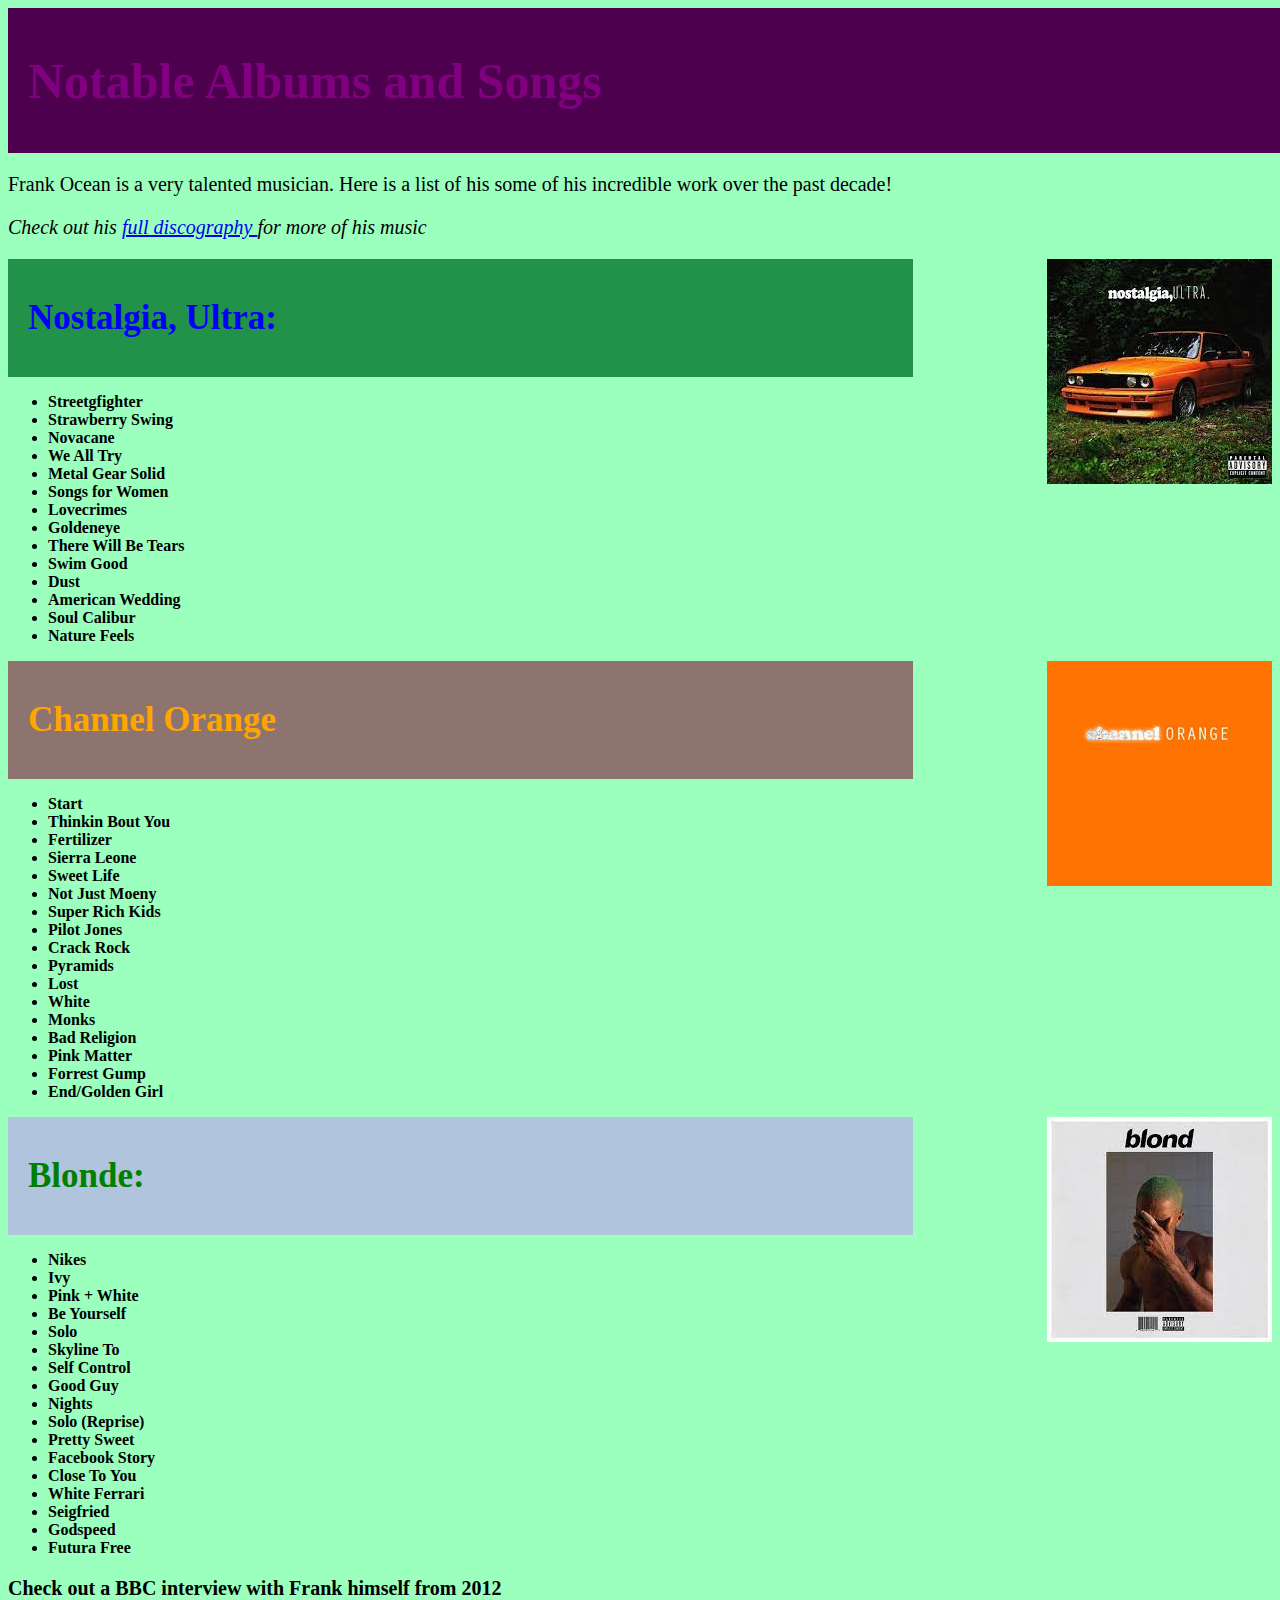
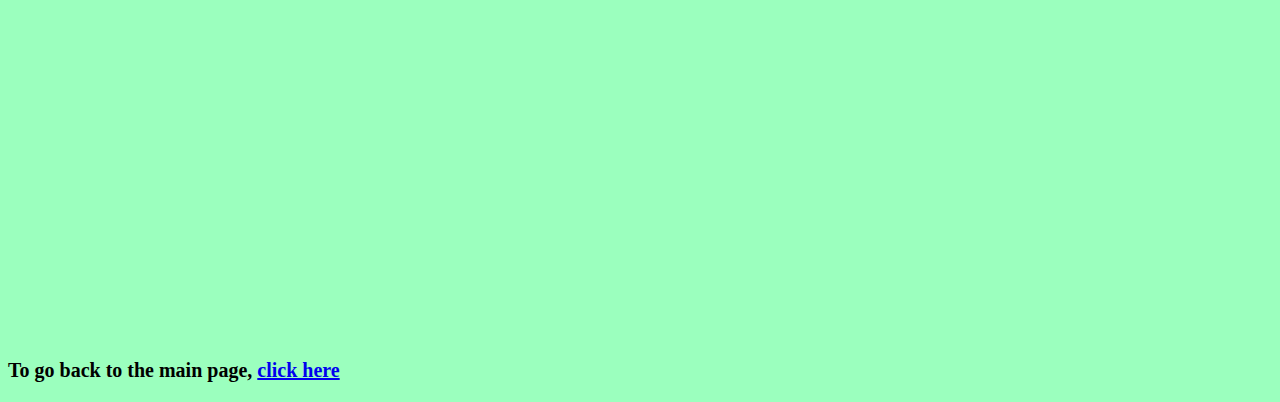
<file: StarterPage/albumsandsongs.html>
<!DOCTYPE html>
<html class="no-js" lang="en"><head><meta http-equiv="Content-Type" content="text/html; charset=UTF-8">

<meta http-equiv="x-ua-compatible" content="ie=edge">
<meta name="viewport" content="width=device-width, initial-scale=1.0">
<title></title>

<link rel="stylesheet" type="text/css" href="css/stylesheet2.css">

</head>
<body>

<div class="headerbar6">
<h1> <font color="purple"> Notable Albums and Songs </font></h1>
</div>

<p>Frank Ocean is a very talented musician. Here is a list of his some of his incredible work over the past decade!</p> 

<p><em> Check out his <a href=https://www.discogs.com/artist/2013868-Frank-Ocean target="_blank"> full discography </a> for more of his music</p></em>

<img src="images/nostalgia.jpeg" align="right">

<div class="headerbar3">
<h2><font color="blue"> Nostalgia, Ultra: </font></h2>
</div>
<ul>
<li><strong> Streetgfighter</strong></li>
<li><strong>Strawberry Swing</strong> </li>
<li><strong>Novacane</strong></li>
<li><strong>We All Try</strong></li>
<li><strong>Metal Gear Solid</strong></li>
<li><strong>Songs for Women</strong></li>
<li><strong>Lovecrimes</strong></li>
<li><strong>Goldeneye</strong></li>
<li><strong>There Will Be Tears</strong></li>
<li><strong>Swim Good</strong></li>
<li><strong>Dust</strong></li>
<li><strong>American Wedding</strong></li>
<li><strong>Soul Calibur</strong></li>
<li><strong>Nature Feels</strong></li>
</ul>


<img src="images/newchannelorange.jpeg" align="right">

<div class="headerbar4">
<h2><strong> <font color="orange"> Channel Orange </font></strong> </h2>
</div>
<ul>
<li><strong>Start</strong> </li>
<li><strong>Thinkin Bout You</strong></li>
<li><strong>Fertilizer</strong></li>
<li><strong>Sierra Leone</strong> </li>
<li><strong>Sweet Life</strong></li>
<li><strong>Not Just Moeny</strong></li>
<li><strong>Super Rich Kids</strong></li>
<li><strong>Pilot Jones</strong></li>
<li><strong>Crack Rock</strong></li>
<li><strong>Pyramids</strong></li>
<li><strong>Lost</strong></li>
<li><strong>White</strong></li>
<li><strong>Monks</strong></li>
<li><strong>Bad Religion</strong></li>
<li><strong>Pink Matter</strong></li>
<li><strong>Forrest Gump</strong></li>
<li><strong>End/Golden Girl</strong></li>
</ul>

<img src="images/frankocean3.jpeg" align="right">

<div class="headerbar5">
<h2><font color="green">Blonde:</font></h2>
</div>
<ul>
<li><strong>Nikes</li>
<li><strong>Ivy</strong> </li>
<li><strong>Pink + White</strong></li>
<li><strong>Be Yourself</strong></li>
<li><strong>Solo</strong> </li>
<li><strong>Skyline To</strong></li>
<li><strong>Self Control</strong></li>
<li><strong>Good Guy</strong></li>
<li><strong>Nights</strong></li>
<li><strong>Solo (Reprise)</strong></li>
<li><strong>Pretty Sweet</strong></li>
<li><strong>Facebook Story</strong></li>
<li><strong>Close To You</strong></li>
<li><strong>White Ferrari</strong></li>
<li><strong>Seigfried</strong></li>
<li><strong>Godspeed</strong></li>
<li><strong>Futura Free</strong></li>
</ul>



<p> Check out a BBC interview with Frank himself from 2012 </p>
<iframe width="560" height="315" src="https://www.youtube.com/embed/65amv0E_sgI" title="YouTube video player" frameborder="0" allow="accelerometer; autoplay; clipboard-write; encrypted-media; gyroscope; picture-in-picture; web-share" allowfullscreen></iframe>
</body>
</html>

<p> To go back to the main page, <a href="index.html"> click here </a> </p>
</file>
<file: Broken 3/css/style.css>
.contentContainer {
	width:1200px;
	padding:0;
	margin-top:20px;
}

p {
font-family: serif;
font-size:1.1rem;
line-height:1.5rem;
}
a:link {color:#ff0000;
	text-decoration:none;
}

h1 {
font-family: 'Anton', sans-serif;
font-size:2.1rem;

}

h2 {
font-family: 'Anton', sans-serif;
font-size:1.5rem;
}


.subhead {
background-color:#f4f4f4;
}

.photoRight {
float:right;
border:solid 1px #999;
padding:3px;
margin:20px 0 20px 20px;
font-size:.75rem;
}

.footerStyle {
text-align:center;
background-color:#000;
padding:20px;
color:#fff;
}

.citation {
	border:solid 1px #000;
	padding:10px;
	border-radius:10px;
}
</file>
<file: JOUR352 Slideshow/css/app.css>
* {box-sizing:border-box}

/* Slideshow container */
.slideshow-container {
  max-width: 1000px;
  position: relative;
  margin: auto;
}

/* Hide the images by default */
.mySlides {
  display: none;
}

/* Next & previous buttons */
.prev, .next {
  cursor: pointer;
  position: absolute;
  top: 50%;
  width: auto;
  margin-top: -22px;
  padding: 16px;
  color: white;
  font-weight: bold;
  font-size: 18px;
  transition: 0.6s ease;
  border-radius: 0 3px 3px 0;
  user-select: none;
}

/* Position the "next button" to the right */
.next {
  right: 0;
  border-radius: 3px 0 0 3px;
}

/* On hover, add a black background color with a little bit see-through */
.prev:hover, .next:hover {
  background-color: rgba(0,0,0,0.8);
}

/* Caption text */
.text {
  color: black;
  font-size: 25px;
  padding: 8px 12px;
  position: absolute;
  bottom: 8px;
  width: 100%;
  text-align: center;
}

/* Number text (1/3 etc) */
.numbertext {
  color: #f2f2f2;
  font-size: 12px;
  padding: 8px 12px;
  position: absolute;
  top: 0;
}

/* The dots/bullets/indicators */
.dot {
  cursor: pointer;
  height: 15px;
  width: 15px;
  margin: 0 2px;
  background-color: #bbb;
  border-radius: 50%;
  display: inline-block;
  transition: background-color 0.6s ease;
}

.active, .dot:hover {
  background-color: #717171;
}

/* Fading animation */
.fade {
  animation-name: fade;
  animation-duration: 1.5s;
}

@keyframes fade {
  from {opacity: .4}
  to {opacity: 1}
}
</file>
<file: StarterPage/css/stylesheet.css>
body {
	font-family: 'Open Sans', sans-serif;
	background-color: #DEF8F9;
}

p {
color:#8CB3FA;
line-height
text-align:left;
font-size:30px;
}

h1 {color: #00003f; font-size: 50px; font-weight: bold;}

h2 {color: darkgreen; font-weight: bold; width: 70%; }

.darkbluehead {color: navyblue;}


.headerbar {
width: 100%;
background-color:#345898;
color: #fff;
padding: 20px 0 20px 50px;
font-size: 30px;
}

.headbar2 {
width:70%;
background-color: #2C54E2 ;
color:#fff;
padding: 10px 0 10px 55px;
padding padding-right: 10px;
font-size:20px;
}
</file>
<file: Berlin/BerlinStory/css/app.css>
/* GLOBAL ARTICLE STYLES */

body {

}

h1 {

}

p {

}


.navStyle {
	background-color: #000;
	color: #fff;
	height: 50px;
	padding: 12px;
	text-align: center;
}
.navStyle a {
	color: #f4f4f4;
	text-decoration: none;
}
.navStyle a:hover {
	color: #009cff;
}
.navItem {
	margin: 0 25px 0 25px;
}
.bodyCopy {
	padding: 50px 0 0 0;
}
.footerStyle {
	background-color: #009cff;
	color: #fff;
	padding: 12px;
	height: 50px;
	text-align: center;
	margin-top: 50px;
}
.rtt {
	text-align: center;
	margin-top: 50px;
}
.rtt a {
	color: #009cff;
	text-decoration: none;
	font-weight: bold;
}
.rtt a:hover {
	color: #09639c;
}
</file>
<file: DebugBRH/Broken/css/app.css>
body {
	font-family: 'Nunito', sans-serif;
}

/* BRANDING BAR STYLES */
.brandingBar {
background-color:#f4f4f4;
}
.brandingBarLeft {
text-align:left;
}
.brandingBarRight {
text-align:right;
}


/* FOOTER BAR STYLES */
.footerBar {
background-color:#000;
color:#fff;
padding:20px;
text-align:center;
margin:30px 0 0 0;
}
a.footerBar {
  color:#00aca1;
}
a.footerBar:hover {
  color:#666;
}


/* INTRO CONTAINER */
.introBox {
background-color:#373737;
color:#fff;
text-align:center;
padding:5px 0 10px 0;

}

a.intronab {
color: #f89828;
}
a.intronab:hover {
color: #00aca1;
}
a.intronablf {
color: #1680c4;
}
a.intronablf:hover {
color: #00aca1;
}


/* TYPOGRAPHY */

h1 {
  font-family: 'Roboto', sans-serif; 
}
h2 {
  font-family: 'Roboto', sans-serif; font-size:1.5rem; font-weight:900;
}
h3 {
  font-family: 'Roboto', sans-serif;
}
h4 {
  font-family: 'Roboto', sans-serif; font-weight:900; 
}

/* INDIVIDUAL CARDS */

.basic-card {
  display: -webkit-flex;
  display: -ms-flexbox;
  display: flex;
  -webkit-flex-direction: column;
      -ms-flex-direction: column;
          flex-direction: column;
  margin-bottom: 1rem;
  border: 1px solid #000;
  border-radius: 10px;
  box-shadow: none;
  overflow: hidden;
  color: #0a0a0a;
  display: -ms-grid;
  display: grid;
  -ms-grid-columns: 1fr;
      grid-template-columns: 1fr;
  -ms-grid-rows: 1fr 1fr 1fr;
      grid-template-rows: 1fr 1fr 1fr;
  margin: 0 auto;
  width: 100%;

}

.basic-card > :last-child {
  margin-bottom: 0;
}

.basic-card-image {
  grid-row-end: 4;
  -ms-grid-row: 1;
      grid-row-start: 1;
}

.basic-card-image img {
  width: 100%;
}

.basic-card-content {
  border: 0;
  grid-row-start: 3 / 4;
  margin: 0;
  overflow: scroll;
}
  .callout.secondary {
    background-color: #f4f4f4;
    color: #0a0a0a; }

.grow img{
transition: 1s ease;
}

.grow img:hover{
-webkit-transform: scale(1.2);
-ms-transform: scale(1.2);
transform: scale(1.2);
transition: 1s ease;
}

/* BUTTONS */

  .button.nab, .button.nab.disabled, .button.nab[disabled], .button.nab.disabled:hover, .button.nab[disabled]:hover, .button.nab.disabled:focus, .button.nab[disabled]:focus {
    background-color: #f89828;
    color: #fff; }
  .button.nab:hover, .button.nab:focus {
    background-color: #373737;
    color: #fff; }

  .button.nablf, .button.nablf.disabled, .button.nablf[disabled], .button.nablf.disabled:hover, .button.nablf[disabled]:hover, .button.nablf.disabled:focus, .button.nablf[disabled]:focus {
    background-color: #1680c4;
    color: #fff; }
  .button.nablf:hover, .button.nablf:focus {
    background-color: #373737;
    color: #fff; }

  .button.pilot, .button.pilot.disabled, .button.pilot[disabled], .button.pilot.disabled:hover, .button.pilot[disabled]:hover, .button.pilot.disabled:focus, .button.pilot[disabled]:focus {
    background-color: #752f8b;
    color: #fff; }
  .button.pilot:hover, .button.pilot:focus {
    background-color: #373737;
    color: #fff; }
</file>
<file: StarterPage/css/stylesheet2.css>
body {
	font-family: 'Geneva';
	background-color: #9BFFBE; 

}

p {
color:black;
line-height:;
text-align:left;
font-size: 20px;
}

h1 {color: slateblue; font-size: 50px; font-weight: bold;}

h2 {color: black; font-size: 35px; }


.headerbar3 {
width: 70%;
background-color: #229149;
color: #fff;
padding: 10px 0 10px 20px ;
font-size: 20px;
}

.headerbar4{
	width: 70%;
	background-color: #8d746f;
	color: #fff;
	padding: 10px 0 10px 20px ;
	font-size: 20px;
}

.headerbar5{
	width: 70%;
	background-color: lightsteelblue;
	color: #fff;
	padding: 10px 0 10px 20px;
	font-size: 20px;
}

.headerbar6{
	width: 100%;
	background-color: #4d004d;
	color: #fff;
	padding: 10px 0 10px 20px ;
	font-size: 35px;
}
</file>
